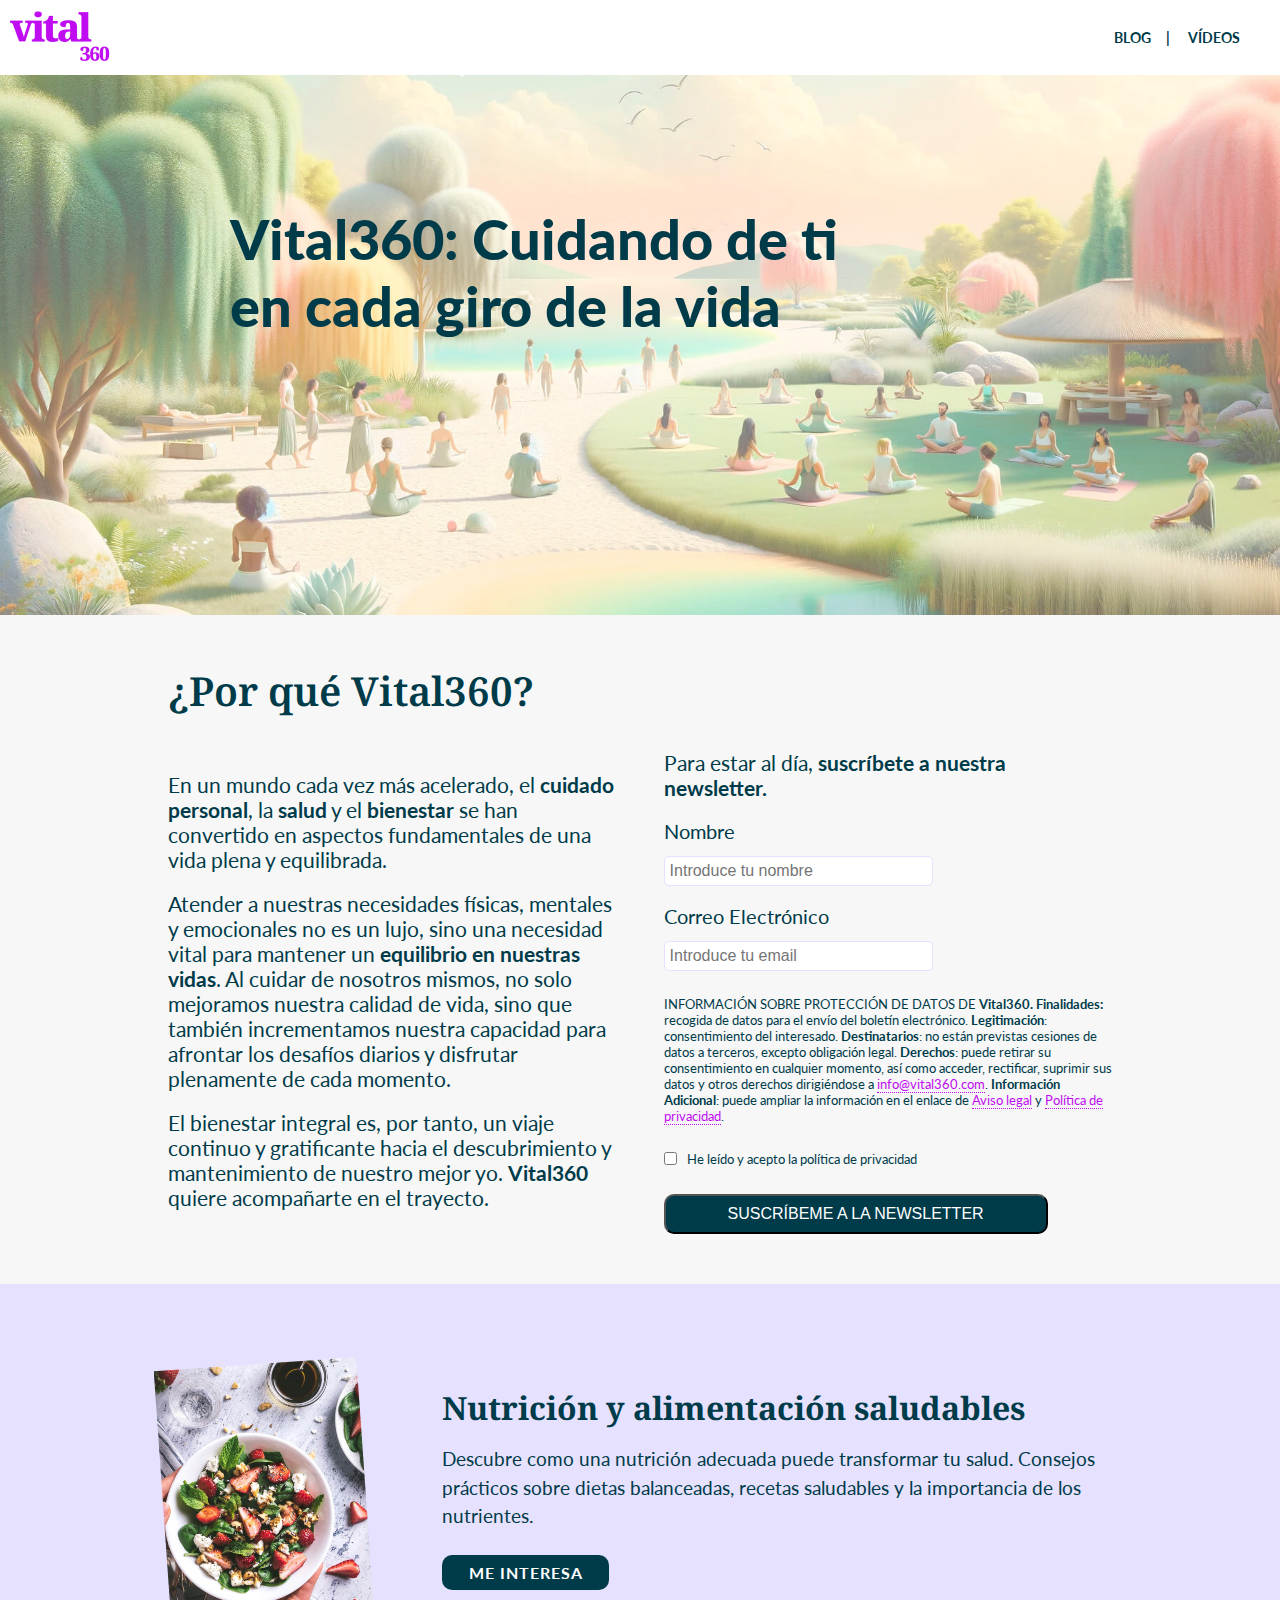
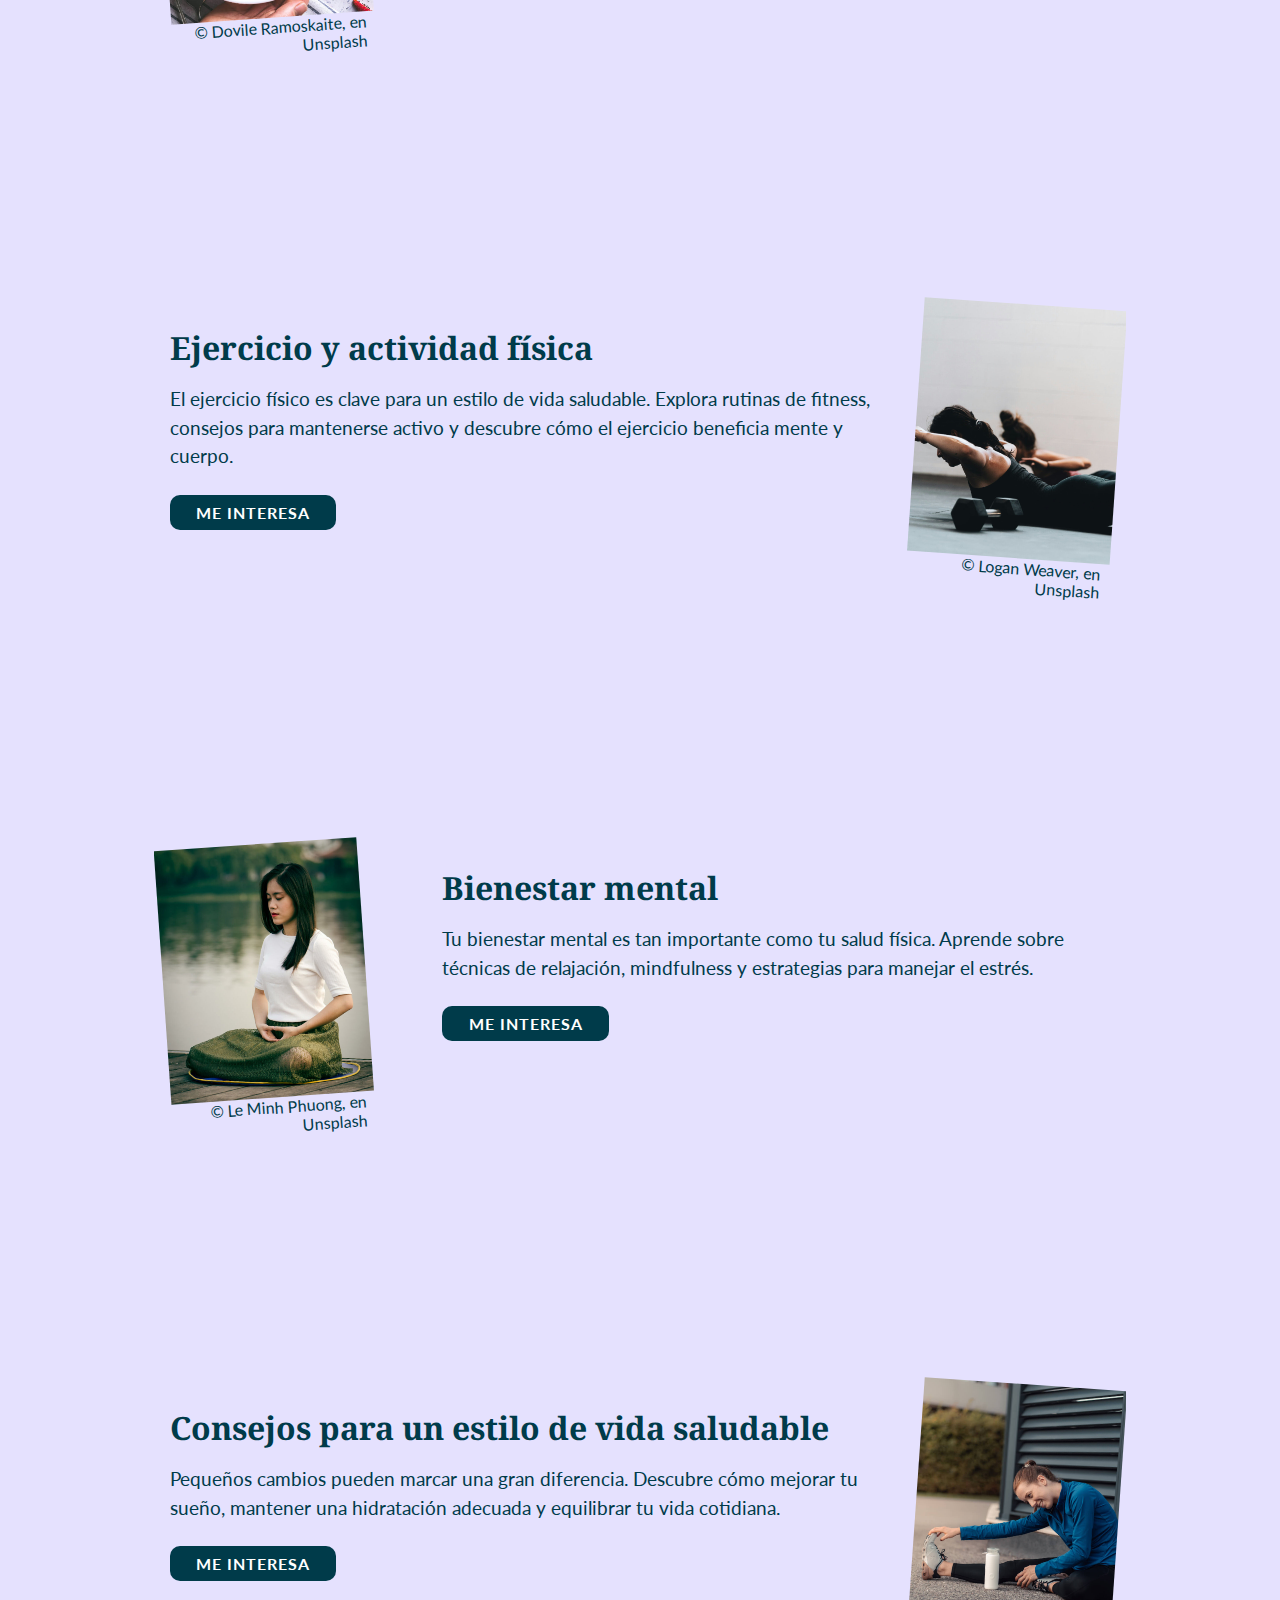
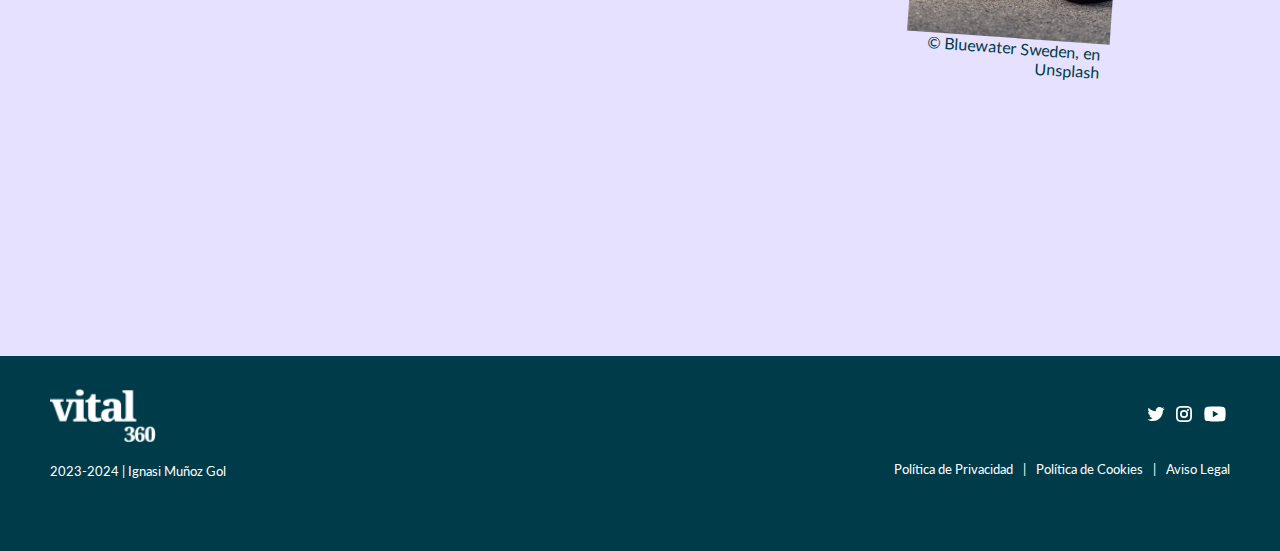
<file: index.html>
<!DOCTYPE html>
<html lang="es">
<head>
    <meta charset="UTF-8">
    <meta name="viewport" content="width=device-width, initial-scale=1.0">
    <title>Vital360</title>
    <link rel="preconnect" href="https://fonts.googleapis.com">
    <link rel="preconnect" href="https://fonts.gstatic.com" crossorigin>
    <link href="https://fonts.googleapis.com/css2?family=Lato:wght@400;700;900&family=Noto+Serif:wght@600&display=swap" rel="stylesheet">
    <link rel="stylesheet" href="./css/estilos.css">
</head>
<body>

    <header>
        <a href="index.html"><img src="img/logoVital360.svg" alt="logo"></a>
        <nav>
            <ul>
                <li class="enlace-nav"><a href="blog.html">Blog</a></li>
                <li class="enlace-nav"><a href="videos.html">Vídeos</a></li>
            </ul>
        </nav>
    </header>

    <main>
        <div class="hero">
            <h1>Vital360: Cuidando de ti en cada giro de la vida</h1>
        </div>

        <h2 class="vital360-h2">¿Por qué Vital360?</h2>
        <div class="post-hero">
            <div class="text">
                <p>En un mundo cada vez más acelerado, el <strong>cuidado personal</strong>, la <strong>salud</strong> y el <strong>bienestar</strong> se han convertido en aspectos fundamentales de una vida plena y equilibrada.</p>
                <p>Atender a nuestras necesidades físicas, mentales y emocionales no es un lujo, sino una necesidad vital para mantener un <strong>equilibrio en nuestras vidas</strong>. Al cuidar de nosotros mismos, no solo mejoramos nuestra calidad de vida, sino que también incrementamos nuestra capacidad para afrontar los desafíos diarios y disfrutar plenamente de cada momento.</p>
                <p>El bienestar integral es, por tanto, un viaje continuo y gratificante hacia el descubrimiento y mantenimiento de nuestro mejor yo. <strong>Vital360</strong> quiere acompañarte en el trayecto.</p>
            </div>
            
            <div class="form-container">
                <p>Para estar al día, <strong>suscríbete a nuestra newsletter.</strong></p>
                <form action="#">
                    <fieldset class="personal-info">
                        <div class="name-container">
                            <label class="label-name" for="name">Nombre</label>
                            <input type="text" id="name" name="user-name" placeholder="Introduce tu nombre" pattern="[A-Za-zÁÉÍÓÚáéíóú'-]{3,64}" required>
                        </div>
                        <div class="email-container">
                            <label class="label-email" for="mail">Correo Electrónico</label>
                            <input type="email" id="mail" name="user-mail" placeholder="Introduce tu email" required>
                        </div>
                        <div class="check-and-button">
                            <div>
                                <p class="small-text">INFORMACIÓN SOBRE PROTECCIÓN DE DATOS DE <strong>Vital360. Finalidades:</strong> recogida de datos para el envío del boletín electrónico. <strong>Legitimación</strong>: consentimiento del interesado. <strong>Destinatarios</strong>: no están previstas cesiones de datos a terceros, excepto obligación legal. <strong>Derechos</strong>: puede retirar su consentimiento en cualquier momento, así como acceder, rectificar, suprimir sus datos y otros derechos dirigiéndose a <a href="">info@vital360.com</a>. <strong>Información Adicional</strong>: puede ampliar la información en el enlace de <a href="#">Aviso legal</a> y <a href="#">Política de privacidad</a>.</p>
                                <div class="checkbox-flex">
                                    <input type="checkbox" id="terminos" name="terminos" required>
                                    <p class="small-text">He leído y acepto la política de privacidad</p>
                                </div>
                            </div>
                            <button type="submit" class="submit-button">SUSCRÍBEME A LA NEWSLETTER</button>
                        </div>
                    </fieldset>
                </form>  
            </div>
        </div>

        <div class="home-bloc">
            <div class="blocs">
                <div class="image-container-l">
                    <figure>
                        <img src="img/home-bloc1.jpg" alt="">
                        <figcaption>© Dovile Ramoskaite, en Unsplash</figcaption>
                    </figure>
                </div>
                <div class="text-container-r">
                    <h3>Nutrición y alimentación saludables</h3>
                    <p>Descubre como una nutrición adecuada puede transformar tu salud. Consejos prácticos sobre dietas balanceadas, recetas saludables y la importancia de los nutrientes.</p>
                    <a href="#" class="interesa-a-button">me interesa</a>
                </div>
            </div>

            <div class="blocs">
                <div class="image-container-r">
                    <figure>
                        <img src="img/home-bloc2.jpg" alt="">
                        <figcaption>© Logan Weaver, en Unsplash</figcaption>
                    </figure>
                </div>
                <div class="text-container-l">
                    <h3>Ejercicio y actividad física</h3>
                    <p>El ejercicio físico es clave para un estilo de vida saludable. Explora rutinas de fitness, consejos para mantenerse activo y descubre cómo el ejercicio beneficia mente y cuerpo.</p>
                    <a href="#" class="interesa-a-button">me interesa</a>
                </div>
            </div>

            <div class="blocs">
                <div class="image-container-l">
                    <figure>
                        <img src="img/home-bloc3.jpg" alt="">
                        <figcaption>© Le Minh Phuong, en Unsplash</figcaption>
                    </figure>
                </div>
                <div class="text-container-r">
                    <h3>Bienestar mental</h3>
                    <p>Tu bienestar mental es tan importante como tu salud física. Aprende sobre técnicas de relajación, mindfulness y estrategias para manejar el estrés.</p>
                    <a href="#" class="interesa-a-button">me interesa</a>
                </div>
            </div>

            <div class="blocs">
                <div class="image-container-r">
                    <figure>
                        <img src="img/home-bloc4.jpg" alt="">
                        <figcaption>© Bluewater Sweden, en Unsplash</figcaption>
                    </figure>
                </div>
                <div class="text-container-l">
                    <h3>Consejos para un estilo de vida saludable</h3>
                    <p>Pequeños cambios pueden marcar una gran diferencia. Descubre cómo mejorar tu sueño, mantener una hidratación adecuada y equilibrar tu vida cotidiana.</p>
                    <a href="#" class="interesa-a-button">me interesa</a>
                </div>
                
            </div>
        </div>
    </main>

    <footer>
        <div class="footer-i">
            <a href="index.html"><img src="img/logoVital360-n.svg" alt=""></a>
            <p>2023-2024 | Ignasi Muñoz Gol</p>
        </div>

        <div class="footer-d">
            <div class="xxss">
                <img src="img/twitter.svg" alt="twitter">
                <img src="img/instagram.svg" alt="instagram">
                <img src="img/youtube.svg" alt="youtube">
            </div>
            <div class="legalidad-footer">
                <ul>
                    <li><a href="#">Política de Privacidad</a></li>
                    <li><a href="#">Política de Cookies</a></li>
                    <li><a href="#">Aviso Legal</a></li>
                </ul>
            </div>
        </div>
    </footer>

</body>
</html>
</file>
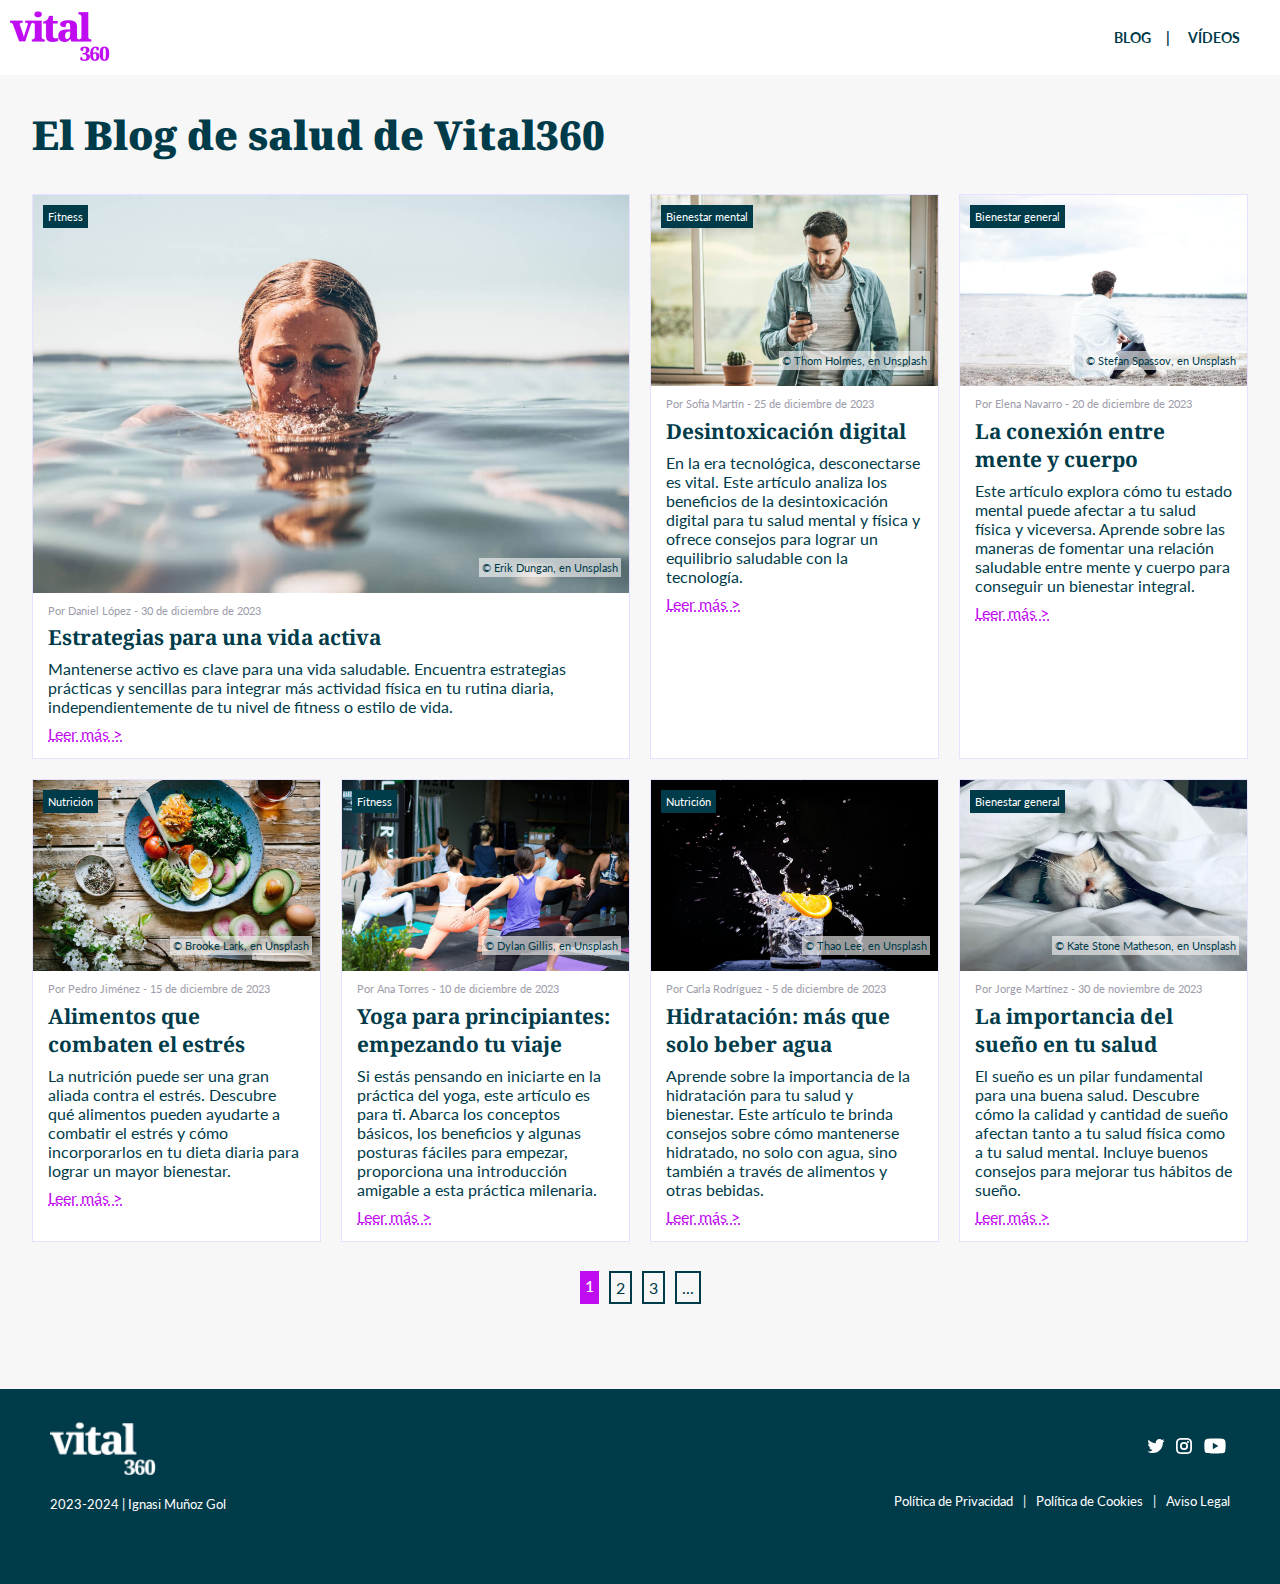
<file: blog.html>
<!DOCTYPE html>
<html lang="es">
<head>
    <meta charset="UTF-8">
    <meta name="viewport" content="width=device-width, initial-scale=1.0">
    <title>Blog</title>
    <link rel="preconnect" href="https://fonts.googleapis.com">
    <link rel="preconnect" href="https://fonts.gstatic.com" crossorigin>
    <link href="https://fonts.googleapis.com/css2?family=Lato:wght@400;700;900&family=Noto+Serif:wght@600&display=swap" rel="stylesheet">
    <link rel="stylesheet" href="./css/estilos.css">
</head>
<body>
    
    <header>
        <a href="index.html"><img src="img/logoVital360.svg" alt="logo"></a>
        <nav>
            <ul>
                <li class="enlace-nav"><a href="blog.html">Blog</a></li>
                <li class="enlace-nav"><a href="videos.html">Vídeos</a></li>
            </ul>
        </nav>
    </header>

    <main class="main-blog">
        <h1 class="h1-blog">El Blog de salud de Vital360</h1>
        <div class="container-grid">
            <div class="articulo-blog" id="big">
                <div class="container-img-blog">
                    <figure>
                        <img src="img/estrategias-vida-activa.jpg" alt="Vida Activa">
                        <figcaption>Por Daniel López - 30 de diciembre de 2023</figcaption>
                    </figure>
                    <a href="#" class="float-esquina-izquierda">Fitness</a>
                    <p class="float-esquina-derecha">© Erik Dungan, en Unsplash</p>
                </div>
                <div class="texto-blog">
                    <h4><a href="entrada.html">Estrategias para una vida activa</a></h4>
                    <p>Mantenerse activo es clave para una vida saludable. Encuentra estrategias prácticas y sencillas para integrar más actividad física en tu rutina diaria, independientemente de tu nivel de fitness o estilo de vida.</p>
                    <a href="entrada.html">Leer más ></a>
                </div>
            </div>
    
            <div class="articulo-blog">
                <div class="container-img-blog">
                    <figure>
                        <img src="img/desintoxicacion-digital.jpg" alt="desintoxicacion digital">
                        <figcaption>Por Sofía Martín - 25 de diciembre de 2023</figcaption>
                    </figure>
                    <a href="#" class="float-esquina-izquierda">Bienestar mental</a>
                    <p class="float-esquina-derecha">© Thom Holmes, en Unsplash</p>
                </div>
                <div class="texto-blog">
                    <h4><a href="#">Desintoxicación digital</a></h4>
                    <p>En la era tecnológica, desconectarse es vital. Este artículo analiza los beneficios de la desintoxicación digital para tu salud mental y física y ofrece consejos para lograr un equilibrio saludable con la tecnología.</p>
                    <a href="#">Leer más ></a>
                </div>
            </div>
    
            <div class="articulo-blog">
                <div class="container-img-blog">
                    <figure>
                        <img src="img/conexion-mente-cuerpo.jpg" alt="mente cuerpo">
                        <figcaption>Por Elena Navarro - 20 de diciembre de 2023</figcaption>
                    </figure>
                    <a href="#" class="float-esquina-izquierda">Bienestar general</a>
                    <p class="float-esquina-derecha">© Stefan Spassov, en Unsplash</p>
                </div>
                <div class="texto-blog">
                    <h4><a href="#">La conexión entre mente y cuerpo</a></h4>
                    <p>Este artículo explora cómo tu estado mental puede afectar a tu salud física y viceversa. Aprende sobre las maneras de fomentar una relación saludable entre mente y cuerpo para conseguir un bienestar integral.</p>
                    <a href="#">Leer más ></a>
                </div>
            </div>
    
            <div class="articulo-blog">
                <div class="container-img-blog">
                    <figure>
                        <img src="img/alimentos-combaten-estres.jpg" alt="alimentos y estrés">
                        <figcaption>Por Pedro Jiménez - 15 de diciembre de 2023</figcaption>
                    </figure>
                    <a href="#" class="float-esquina-izquierda">Nutrición</a>
                    <p class="float-esquina-derecha">© Brooke Lark, en Unsplash</p>
                </div>
                <div class="texto-blog">
                    <h4><a href="#">Alimentos que combaten el estrés</a></h4>
                    <p>La nutrición puede ser una gran aliada contra el estrés. Descubre qué alimentos pueden ayudarte a combatir el estrés y cómo incorporarlos en tu dieta diaria para lograr un mayor bienestar.</p>
                    <a href="#">Leer más ></a>
                </div>
            </div>
    
            <div class="articulo-blog">
                <div class="container-img-blog">
                    <figure>
                        <img src="img/yoga-principiantes.jpg" alt="yoga principiantes">
                        <figcaption>Por Ana Torres - 10 de diciembre de 2023</figcaption>
                    </figure>
                    <a href="#" class="float-esquina-izquierda">Fitness</a>
                    <p class="float-esquina-derecha">© Dylan Gillis, en Unsplash</p>
                </div>
                <div class="texto-blog">
                    <h4><a href="#">Yoga para principiantes: empezando tu viaje</a></h4>
                    <p>Si estás pensando en iniciarte en la práctica del yoga, este artículo es para ti. Abarca los conceptos básicos, los beneficios y algunas posturas fáciles para empezar, proporciona una introducción amigable a esta práctica milenaria.</p>
                    <a href="#">Leer más ></a>
                </div>
            </div>
    
            <div class="articulo-blog">
                <div class="container-img-blog">
                    <figure>
                        <img src="img/hidratacion.jpg" alt="hidratación">
                        <figcaption>Por Carla Rodríguez - 5 de diciembre de 2023</figcaption>
                    </figure>
                    <a href="#" class="float-esquina-izquierda">Nutrición</a>
                    <p class="float-esquina-derecha">© Thao Lee, en Unsplash</p>
                </div>
                <div class="texto-blog">
                    <h4><a href="#">Hidratación: más que solo beber agua</a></h4>
                    <p>Aprende sobre la importancia de la hidratación para tu salud y bienestar. Este artículo te brinda consejos sobre cómo mantenerse hidratado, no solo con agua, sino también a través de alimentos y otras bebidas.</p>
                    <a href="#">Leer más ></a>
                </div>
            </div>
    
            <div class="articulo-blog">
                <div class="container-img-blog">
                    <figure>
                        <img src="img/importancia-sueno-salud.jpg" alt="sueño y salud">
                        <figcaption>Por Jorge Martínez - 30 de noviembre de 2023</figcaption>
                    </figure>
                    <a href="#" class="float-esquina-izquierda">Bienestar general</a>
                    <p class="float-esquina-derecha">© Kate Stone Matheson, en Unsplash</p>
                </div>
                <div class="texto-blog">
                    <h4><a href="#">La importancia del sueño en tu salud</a></h4>
                    <p>El sueño es un pilar fundamental para una buena salud. Descubre cómo la calidad y cantidad de sueño afectan tanto a tu salud física como a tu salud mental. Incluye buenos consejos para mejorar tus hábitos de sueño.</p>
                    <a href="#">Leer más ></a>
                </div>
            </div>
        </div>

        <ul class="pagination">
            <li class="pagination-item active"><a href="#">1</a></li>
            <li class="pagination-item"><a href="#">2</a></li>
            <li class="pagination-item"><a href="#">3</a></li>
            <li class="pagination-item"><a href="#">...</a></li>
        </ul>

    </main>

    <footer>
        <div class="footer-i">
            <a href="index.html"><img src="img/logoVital360-n.svg" alt=""></a>
            <p>2023-2024 | Ignasi Muñoz Gol</p>
        </div>

        <div class="footer-d">
            <div class="xxss">
                <img src="img/twitter.svg" alt="twitter">
                <img src="img/instagram.svg" alt="instagram">
                <img src="img/youtube.svg" alt="youtube">
            </div>
            <div class="legalidad-footer">
                <ul>
                    <li><a href="#">Política de Privacidad</a></li>
                    <li><a href="#">Política de Cookies</a></li>
                    <li><a href="#">Aviso Legal</a></li>
                </ul>
            </div>
        </div>
    </footer>

</body>
</file>
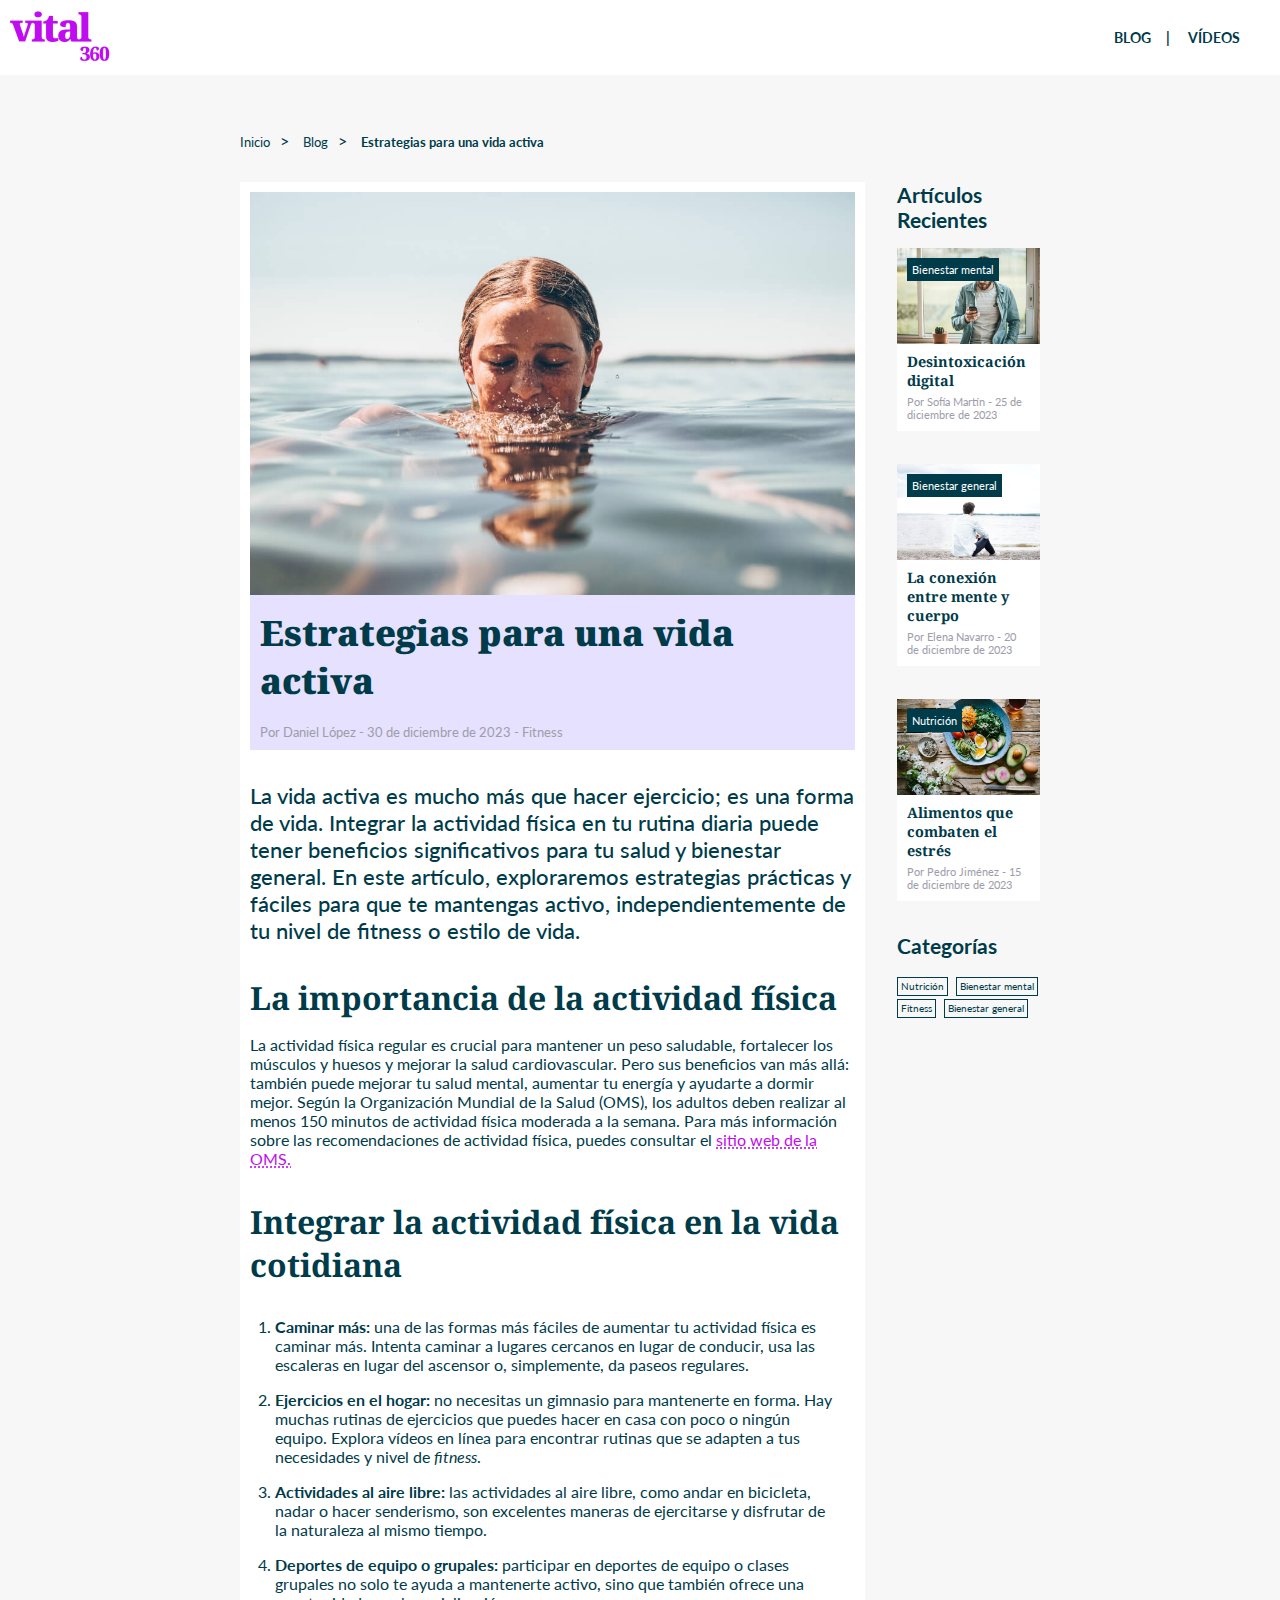
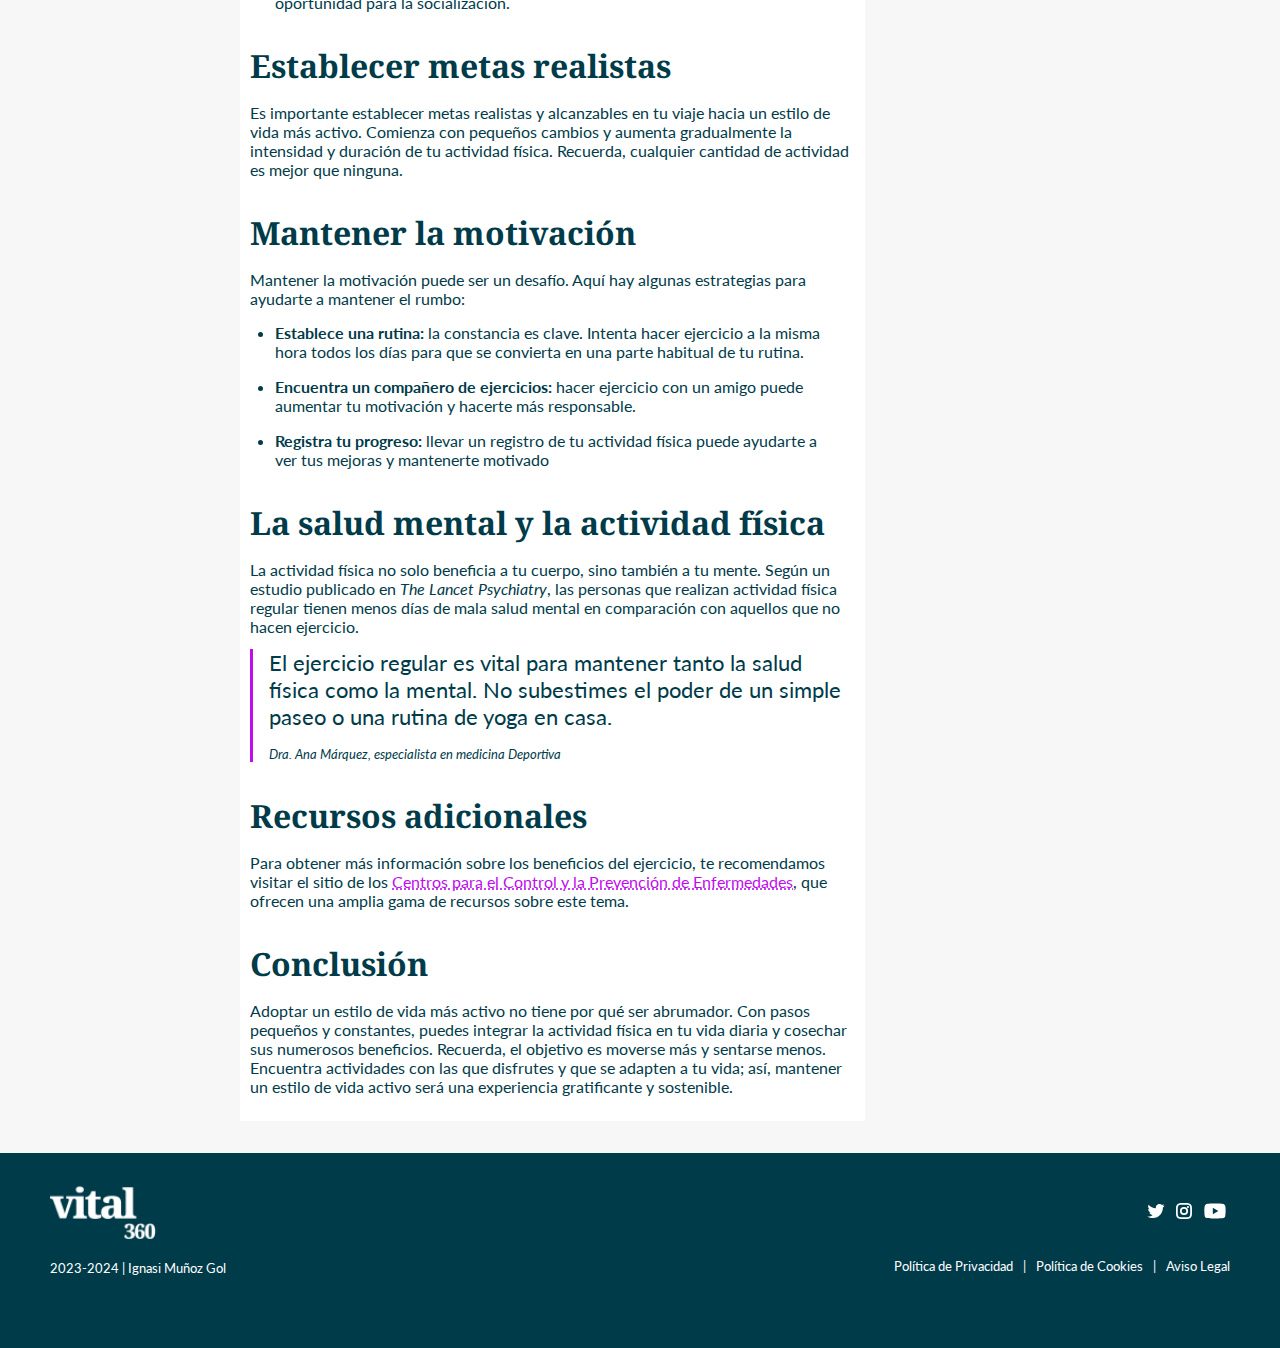
<file: entrada.html>
<!DOCTYPE html>
<html lang="es">
<head>
    <meta charset="UTF-8">
    <meta name="viewport" content="width=device-width, initial-scale=1.0">
    <title>Entrada</title>
    <link rel="preconnect" href="https://fonts.googleapis.com">
    <link rel="preconnect" href="https://fonts.gstatic.com" crossorigin>
    <link href="https://fonts.googleapis.com/css2?family=Lato:wght@400;700;900&family=Noto+Serif:wght@600&display=swap" rel="stylesheet">
    <link rel="stylesheet" href="./css/estilos.css">
</head>
<body>
        
    <header>
        <a href="index.html"><img src="img/logoVital360.svg" alt="logo"></a>
        <nav>
            <ul>
                <li class="enlace-nav"><a href="blog.html">Blog</a></li>
                <li class="enlace-nav"><a href="videos.html">Vídeos</a></li>
            </ul>
        </nav>
    </header>

    <main class="main-entrada">
        <div class="migas-pan">
            <nav>
                <ul>
                    <li><a href="index.html">Inicio</a></li>
                    <li><a href="blog.html">Blog</a></li>
                    <li><a href="entrada.html" class="active">Estrategias para una vida activa</a></li>
                </ul>
            </nav>
        </div>
        
        <div class="para-escritorio">
            <div class="entrada-big-section">

                <figure class="entrada-card">
                    <img src="img/estrategias-vida-activa.jpg" alt="vida activa">
                    <h1>Estrategias para una vida activa</h1>
                    <figcaption>Por Daniel López - 30 de diciembre de 2023 - Fitness</figcaption>
                </figure>
            
                <p class="parrafo-grande">La vida activa es mucho más que hacer ejercicio; es una forma de vida. Integrar la actividad física en tu rutina diaria puede tener beneficios significativos para tu salud y bienestar general. En este artículo, exploraremos estrategias prácticas y fáciles para que te mantengas activo, independientemente de tu nivel de fitness o estilo de vida.</p>
                
                <h3>La importancia de la actividad física</h3>
                <p>La actividad física regular es crucial para mantener un peso saludable, fortalecer los músculos y huesos y mejorar la salud cardiovascular. Pero sus beneficios van más allá: también puede mejorar tu salud mental, aumentar tu energía y ayudarte a dormir mejor. Según la Organización Mundial de la Salud (OMS), los adultos deben realizar al menos 150 minutos de actividad física moderada a la semana. Para más información sobre las recomendaciones de actividad física, puedes consultar el <a href="https://www.cdc.gov/physicalactivity/basics/pa-health/index.htm">sitio web de la OMS.</a></p>
                
                <h3>Integrar la actividad física en la vida cotidiana</h3>
                <ol>
                    <li><strong>Caminar más:</strong> una de las formas más fáciles de aumentar tu actividad física es caminar más. Intenta caminar a lugares cercanos en lugar de conducir, usa las escaleras en lugar del ascensor o, simplemente, da paseos regulares.</li>
                    <li><strong>Ejercicios en el hogar:</strong> no necesitas un gimnasio para mantenerte en forma. Hay muchas rutinas de ejercicios que puedes hacer en casa con poco o ningún equipo. Explora vídeos en línea para encontrar rutinas que se adapten a tus necesidades y nivel de <em>fitness</em>.</li>
                    <li><strong>Actividades al aire libre:</strong> las actividades al aire libre, como andar en bicicleta, nadar o hacer senderismo, son excelentes maneras de ejercitarse y disfrutar de la naturaleza al mismo tiempo.</li>
                    <li><strong>Deportes de equipo o grupales:</strong> participar en deportes de equipo o clases grupales no solo te ayuda a mantenerte activo, sino que también ofrece una oportunidad para la socialización.</li>
                </ol>
    
                <h3>Establecer metas realistas</h3>
                <p>Es importante establecer metas realistas y alcanzables en tu viaje hacia un estilo de vida más activo. Comienza con pequeños cambios y aumenta gradualmente la intensidad y duración de tu actividad física. Recuerda, cualquier cantidad de actividad es mejor que ninguna.</p>
    
                <h3>Mantener la motivación</h3>
                <p>Mantener la motivación puede ser un desafío. Aquí hay algunas estrategias para ayudarte a mantener el rumbo:</p>
                <ul>
                    <li><strong>Establece una rutina:</strong> la constancia es clave. Intenta hacer ejercicio a la misma hora todos los días para que se convierta en una parte habitual de tu rutina.</li>
                    <li><strong>Encuentra un compañero de ejercicios:</strong> hacer ejercicio con un amigo puede aumentar tu motivación y hacerte más responsable.</li>
                    <li><strong>Registra tu progreso:</strong> llevar un registro de tu actividad física puede ayudarte a ver tus mejoras y mantenerte motivado</li>
                </ul>
    
                <h3>La salud mental y la actividad física</h3>
                <p>La actividad física no solo beneficia a tu cuerpo, sino también a tu mente. Según un estudio publicado en <em>The Lancet Psychiatry</em>, las personas que realizan actividad física regular tienen menos días de mala salud mental en comparación con aquellos que no hacen ejercicio.</p>
                <blockquote>
                    <p>El ejercicio regular es vital para mantener tanto la salud física como la mental. No subestimes el poder de un simple paseo o una rutina de yoga en casa.</p> 
                    <cite>Dra. Ana Márquez, especialista en medicina Deportiva</cite>
                </blockquote>
    
                <h3>Recursos adicionales</h3>
                <p>Para obtener más información sobre los beneficios del ejercicio, te recomendamos visitar el sitio de los <a href="https://www.cdc.gov/physicalactivity/basics/pa-health/index.htm">Centros para el Control y la Prevención de Enfermedades</a>, que ofrecen una amplia gama de recursos sobre este tema.</p>
            
                <h3>Conclusión</h3>
                <p>Adoptar un estilo de vida más activo no tiene por qué ser abrumador. Con pasos pequeños y constantes, puedes integrar la actividad física en tu vida diaria y cosechar sus numerosos beneficios. Recuerda, el objetivo es moverse más y sentarse menos. Encuentra actividades con las que disfrutes y que se adapten a tu vida; así, mantener un estilo de vida activo será una experiencia gratificante y sostenible.</p>
            </div>
            
            <div class="para-escritorio-2">
                <div class="barra-lateral">
                    <h4>Artículos Recientes</h4>
                    <div class="grupo-mini-art">
                        <div class="mini-art-1">
                            <figure>
                                <img src="img/desintoxicacion-digital.jpg" alt="Desintoxicación Digital">
                                <h5>Desintoxicación digital</h5>
                                <figcaption>Por Sofía Martín - 25 de diciembre de 2023</figcaption>
                            </figure>
                            <a href="#" class="float-esquina-izquierda">Bienestar mental</a>
                        </div>
                        <div class="mini-art-2">
                            <figure>
                                <img src="img/conexion-mente-cuerpo.jpg" alt="mente cuerpo">
                                <h5>La conexión entre mente y cuerpo</h5>
                                <figcaption>Por Elena Navarro - 20 de diciembre de 2023</figcaption>
                            </figure>
                            <a href="#" class="float-esquina-izquierda">Bienestar general</a>
                        </div>
                        <div class="mini-art-3">
                            <figure>
                                <img src="img/alimentos-combaten-estres.jpg" alt="alimentos y estrés">
                                <h5>Alimentos que combaten el estrés</h5>
                                <figcaption>Por Pedro Jiménez - 15 de diciembre de 2023</figcaption>
                            </figure>
                            <a href="#" class="float-esquina-izquierda">Nutrición</a>
                        </div>
                    </div>
                </div>
        
                <div class="categorias">
                    <h4>Categorías</h4>
                    <ul>
                        <li><a href="#">Nutrición</a></li>
                        <li><a href="#">Bienestar mental</a></li>
                        <li><a href="#">Fitness</a></li>
                        <li><a href="#">Bienestar general</a></li>
                    </ul>
                </div>
            </div>
            
        </div>
        
    </main>

    <footer>
        <div class="footer-i">
            <a href="index.html"><img src="img/logoVital360-n.svg" alt=""></a>
            <p>2023-2024 | Ignasi Muñoz Gol</p>
        </div>

        <div class="footer-d">
            <div class="xxss">
                <img src="img/twitter.svg" alt="twitter">
                <img src="img/instagram.svg" alt="instagram">
                <img src="img/youtube.svg" alt="youtube">
            </div>
            <div class="legalidad-footer">
                <ul>
                    <li><a href="#">Política de Privacidad</a></li>
                    <li><a href="#">Política de Cookies</a></li>
                    <li><a href="#">Aviso Legal</a></li>
                </ul>
            </div>
        </div>
    </footer>

</body>
</html>
</file>
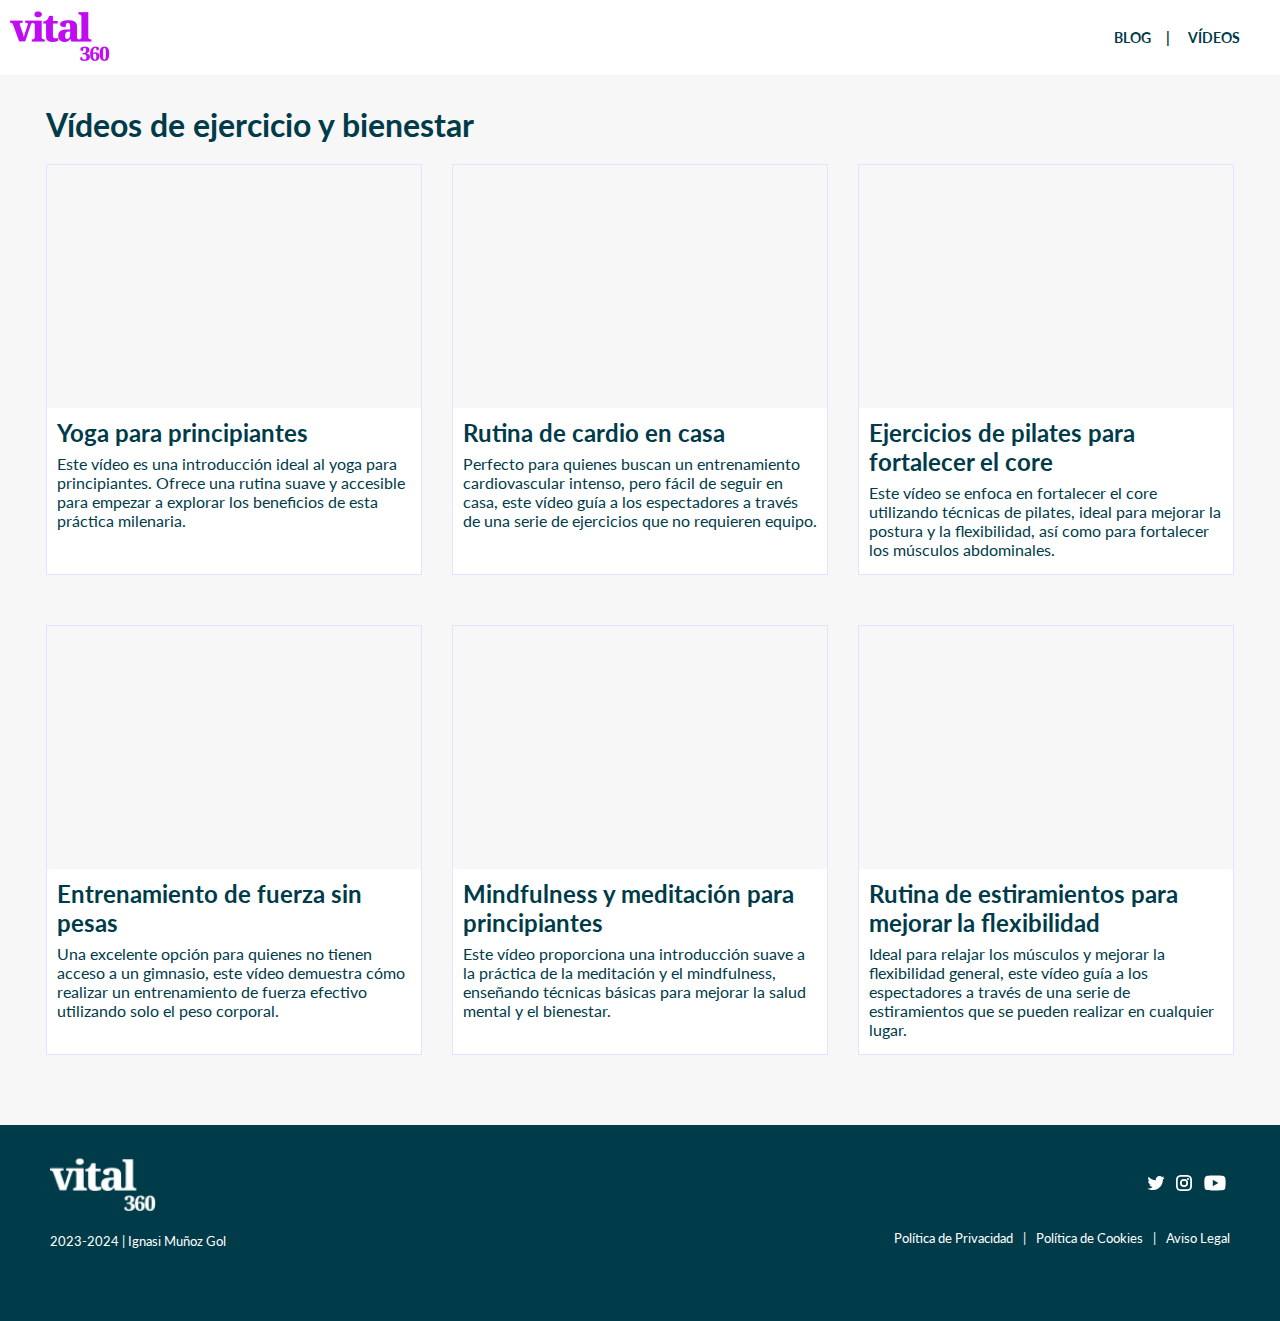
<file: videos.html>
<!DOCTYPE html>
<html lang="es">
<head>
    <meta charset="UTF-8">
    <meta name="viewport" content="width=device-width, initial-scale=1.0">
    <title>Videos</title>
    <link rel="preconnect" href="https://fonts.googleapis.com">
    <link rel="preconnect" href="https://fonts.gstatic.com" crossorigin>
    <link href="https://fonts.googleapis.com/css2?family=Lato:wght@400;700;900&family=Noto+Serif:wght@600&display=swap" rel="stylesheet">
    <link rel="stylesheet" href="./css/estilos.css">
</head>
<body>
        
    <header>
        <a href="index.html"><img src="img/logoVital360.svg" alt="logo"></a>
        <nav>
            <ul>
                <li class="enlace-nav"><a href="blog.html">Blog</a></li>
                <li class="enlace-nav"><a href="videos.html">Vídeos</a></li>
            </ul>
        </nav>
    </header>

    <main class="main-videos">
        <h1 class="h1-videos">Vídeos de ejercicio y bienestar</h1>
        <div class="videos">
            <div class="video-card">
                <iframe src="https://www.youtube.com/embed/VaoV1PrYft4"></iframe>
                <div class="video-text">
                    <h5>Yoga para principiantes</h5>
                    <p>Este vídeo es una introducción ideal al yoga para principiantes. Ofrece una rutina suave y accesible para empezar a explorar los beneficios de esta práctica milenaria.</p>
                </div>
            </div>
            <div class="video-card">
                <iframe src="https://www.youtube.com/embed/ksi-c8YgClY"></iframe>
                <div class="video-text">
                    <h5>Rutina de cardio en casa</h5>
                    <p>Perfecto para quienes buscan un entrenamiento cardiovascular intenso, pero fácil de seguir en casa, este vídeo guía a los espectadores a través de una serie de ejercicios que no requieren equipo.</p>
                </div>
            </div>
            <div class="video-card">
                <iframe src="https://www.youtube.com/embed/qXr7xHZUxvY"></iframe>
                <div class="video-text">
                    <h5>Ejercicios de pilates para fortalecer el core</h5>
                    <p>Este vídeo se enfoca en fortalecer el core utilizando técnicas de pilates, ideal para mejorar la postura y la flexibilidad, así como para fortalecer los músculos abdominales.</p>
                </div>
            </div>
            <div class="video-card">
                <iframe src="https://www.youtube.com/embed/mT8MVyEopgs"></iframe>
                <div class="video-text">
                    <h5>Entrenamiento de fuerza sin pesas</h5>
                    <p>Una excelente opción para quienes no tienen acceso a un gimnasio, este vídeo demuestra cómo realizar un entrenamiento de fuerza efectivo utilizando solo el peso corporal.</p>
                </div>
            </div>
            <div class="video-card">
                <iframe src="https://www.youtube.com/embed/ZToicYcHIOU"></iframe>
                <div class="video-text">
                    <h5>Mindfulness y meditación para principiantes</h5>
                    <p>Este vídeo proporciona una introducción suave a la práctica de la meditación y el mindfulness, enseñando técnicas básicas para mejorar la salud mental y el bienestar.</p>
                </div>
            </div>
            <div class="video-card">
                <iframe src="https://www.youtube.com/embed/2L2lnxIcNmo"></iframe>
                <div class="video-text">
                    <h5>Rutina de estiramientos para mejorar la flexibilidad</h5>
                    <p>Ideal para relajar los músculos y mejorar la flexibilidad general, este vídeo guía a los espectadores a través de una serie de estiramientos que se pueden realizar en cualquier lugar.</p>
                </div>
            </div>
        </div>
    </main>

    <footer>
        <div class="footer-i">
            <a href="index.html"><img src="img/logoVital360-n.svg" alt=""></a>
            <p>2023-2024 | Ignasi Muñoz Gol</p>
        </div>

        <div class="footer-d">
            <div class="xxss">
                <img src="img/twitter.svg" alt="twitter">
                <img src="img/instagram.svg" alt="instagram">
                <img src="img/youtube.svg" alt="youtube">
            </div>
            <div class="legalidad-footer">
                <ul>
                    <li><a href="#">Política de Privacidad</a></li>
                    <li><a href="#">Política de Cookies</a></li>
                    <li><a href="#">Aviso Legal</a></li>
                </ul>
            </div>
        </div>
    </footer>

</body>
</html>
</file>
<file: css/estilos.css>
:root {
    --color-fondo-body: rgb(247, 247, 247);
    --color-fondo-body-transp: rgba(247, 247, 247, 0.623);
    --color-texto-menu-otros: rgb(0, 59, 74);
    --color-menu-nav-hover: rgb(191, 12, 240);
    --textos-fondo-oscuro: rgb(255, 255, 255);
    --contraste-claro: rgb(229, 225, 254);
    --gris-textos: rgb(158, 157, 171);
}

* {
    margin: 0;
    padding: 0;
    box-sizing: border-box;
}

body {
    background-color: var(--color-fondo-body);
    color: var(--color-texto-menu-otros);
    font-family: 'Lato', sans-serif;
}

a {
    text-decoration: dotted underline;
    color: var(--color-menu-nav-hover);
}
a:hover{
    color: var(--color-texto-menu-otros);
}

/* HEADER */

header {
    display: flex;
    justify-content: space-between;
    align-items: center;
    padding: 10px;
    background-color: var(--textos-fondo-oscuro);
    font-family: 'Lato', sans-serif;
    font-weight: 700;
    font-size: 0.9rem;
    position: sticky;
    top: 0;
    z-index: 1000;
}
header nav ul {
    list-style: none;
    padding: 0;
    margin: 0;
}
header nav li {
    display: inline-block;
}
header nav ul li a {
    text-transform: uppercase;
}
header nav ul li a:hover {
    color: var(--color-menu-nav-hover);
}
header a {
    text-decoration: none;
    color: var(--color-texto-menu-otros);
}
header img {
    max-width: 100px; 
    height: auto;
}
header li::after {
    content: "|";
    margin-left: 15px; 
    margin-right: 15px; 
    color: var(--color-texto-menu-otros); 
}
header li:last-child::after {
    content: ""; 
}

h1 {
    font-size: 3.5rem;
    font-weight: 900;
}
h2 {
    font-family: 'Noto Serif', serif;
    font-size: 2.75rem;
    font-weight: 600;
    margin-bottom: 2rem;
}
h3 {
    font-size: 2rem;
    font-family: 'Noto Serif', serif;
}
h4 {
    font-size: 1.3rem;
}
/* INDEX.HTML */

.hero {
    background-image: url('../img/hero-image-home.jpg');
    background-size: cover;
    background-position: center; 
    height: 100vh; 
    margin-bottom: 3rem;
}
.hero h1 {
    padding: 200px 35px 35px 35px;
}

.post-hero {
   font-size: 1rem;
   margin-bottom: 3rem;
   margin-left: auto;
   margin-right: auto;
   align-items: center;
}

.post-hero,
.vital360-h2 {
    margin-right: 1rem;
    margin-left: 1rem;
}

.post-hero p {
    margin-bottom: 1.2rem;
}

.personal-info {
    border: none;
    
}
.personal-info label{
    margin-bottom: 0.8rem;
    font-size: 20px;
}

.label-email,
.label-name {
    display: block;
}

.form-container .small-text {
    font-size: 0.8rem;
}

.small-text a {
    text-decoration: none;
    border-bottom: 1px dotted;
    color: var(--color-menu-nav-hover);
}

.name-container input,
.email-container input {
    border: 1px solid var(--contraste-claro);
    padding: 5px;
    border-radius: 5px;
    font-size: 1rem;
    width: 90%;
}
.name-container,
.email-container,
.check-and-button {
    margin-bottom: 2vh;
}
.check-and-button label {
    display: block;
    font-size: 0.9rem;
}

.checkbox-flex {
    display: flex;
    align-items: center;
    margin-top: 3vh;
    margin-bottom: 3vh;
}
.checkbox-flex input {
    margin-right: 10px; 
}
.checkbox-flex p {
    margin: 0; 
}
.check-and-button{
  justify-content: left;
  text-align: left;
  margin-top: 25px;
}

.submit-button {
    background-color: var(--color-texto-menu-otros);
    color: var(--textos-fondo-oscuro);
    padding: 9px;
    border-radius: 10px;
    width: 17rem;
    font-size: 0.9rem;
}
.submit-button:hover {
    background-color: var(--color-menu-nav-hover);
    color: var(--textos-fondo-oscuro);
}

.home-bloc {
    background-color: var(--contraste-claro);
    text-align: left;
    padding-top: 2rem; 
    padding-bottom: 5rem;
}
.home-bloc img {
    width: 93%;
    display: block;
    margin: 0 auto;
    margin-top: 3rem;
}

.home-bloc a {
    text-decoration: none;
    color: var(--textos-fondo-oscuro);
}
.home-bloc .interesa-a-button {
    margin-top: 1.5rem;
    display: block; 
    text-align: center;
    letter-spacing: 1px;
}
.interesa-a-button {
    background-color: var(--color-texto-menu-otros);
    color: var(--textos-fondo-oscuro);
    border-radius: 10px;
    font-weight: 700;
    text-transform: uppercase;

    padding: 0.5rem;
    width: 10rem;
    font-size: 1rem;
}
.interesa-a-button:hover {
    background-color: var(--color-menu-nav-hover);
    color: var(--textos-fondo-oscuro);
}

.blocs {
    margin-left: 1rem;
    margin-right: 1rem;
}
.blocs p,
.blocs h3,
.blocs a {
    margin-left: 1rem;
    margin-right: 1rem;
}
.blocs figcaption{
    text-align: right;
    margin-right: 1rem;
    font-size: 1rem;
}
.blocs h3 {
    margin-bottom: 1rem;
}
.blocs p {
    font-size: 1.2rem;
    line-height: 1.5;
}

footer {
    background-color: var(--color-texto-menu-otros);
    color: var(--textos-fondo-oscuro);
    display: flex;
    flex-direction: column;
    justify-content: space-between;
    justify-content: center;
    align-items: center;
    text-align: center;
    padding-top: 1rem;
    padding-bottom: 1rem;
}
footer a{
    text-decoration: none;
    color: var(--textos-fondo-oscuro);
}
footer a:hover{
    text-decoration: none;
    color: var(--contraste-claro);
}
.footer-i img {
    width: 60%;
    margin-bottom: 0.6rem;
}
.footer-i p,
.footer-d .xxss {
    margin-top: 0.5rem;
    margin-bottom: 0.5rem;
}
.legalidad-footer ul li {
    list-style: none;
    margin-bottom: 5px;
    margin-top: 1.5rem;
}
.footer-d .xxss img:hover {
    opacity: 70%;
}

.footer-d,
.footer-i {
    margin-top: 1rem;
    margin-bottom: 3rem;
}

/* MEDIA QUERYS */

@media (min-width: 700px) {

    /* INDEX.HTML */

    .name-container input,
    .email-container input {
        width: 60%;
    }
    .submit-button {
        width: 40vw;
        font-size: 1rem;
    }

    .post-hero {
        margin-bottom: 2rem;
        margin-left: 2%;
     }

    .blocs {
        overflow: hidden;
        align-items: center;
        margin-left: 5px;
        margin-right: 5px;
        height: 60vh;
    }

    .image-container-l {
        width: 30%;
        float: left;
        transform: rotate(-4deg);
    }
    .image-container-r {
        width: 30%;
        float: right;
        transform: rotate(4deg);
    }
    .text-container-r,
    .text-container-l {
        overflow: hidden; 
        margin-top: 70px;
    }
    .text-container-r p,
    .text-container-r h3,
    .text-container-r a {
        margin-left: 70px;
    }
    .interesa-a-button {
        display: block;
        margin-top: 10px;
        text-align: right; 
        width: 20vw;
    }
    
}

@media (min-width: 1100px) {

    .hero {
        height: 60vh;
    }
    .hero h1{
        width: 70%;
        justify-content: center;
        padding: 130px;
        margin-left: 100px;
    }

    .vital360-h2 {
        margin-left: 10.5rem;
        margin-right: 10.5rem;
        font-size: 2.5rem;
    }
    .post-hero {
        display: flex;
        align-items: center;
        justify-content: space-between;
        margin-left: 10.5rem;
        margin-right: 10.5rem;
        gap: 5%;
    }
    .post-hero p {
        font-size: 1.3rem;
    }

    .post-hero label p {
        font-size: 0.9rem;
    }

    .text {
        flex: 1;
    }
    .form-container {
        flex: 1;
    }

    .submit-button {
        width: 30vw;
        font-size: 1rem;
    }

    .blocs {
        margin-left: 12%;
        margin-right: 12%;
        
    }
    .image-container-l {
        width: 22.5%;
    }
    .image-container-r {
        width: 22.5%;
    }
    .interesa-a-button{
        width: 13vw;
        font-size: 1rem;
    }

    /* FOOTER */

    footer{
        flex-direction: row;
        justify-content: space-between;
    }
    footer ul li,
    footer p{
        font-size: 0.8rem;
    }
    .footer-d{
        text-align: right;
        margin-right: 50px;
    }
    .footer-i{
        margin-left: 50px;
        text-align: left;
    }
    
    .legalidad-footer ul {
        display: flex;
    }
    .legalidad-footer ul li {
        margin-right: 10px; 
    }
    .legalidad-footer ul li:last-child {
        margin-right: 0;
    }
    .legalidad-footer li::after {
        content: "|";
        margin-left: 10px; 
        color: var(--color-fondo-body); 
    }
      .legalidad-footer li:last-child::after {
        content: ""; 
        margin-left: 0;
    }
}

@media (min-width: 1400px) {

    .interesa-a-button{
        width: 9rem;
        font-size: 1rem;
    }

    .submit-button {
        width: 20rem;
        font-size: 1rem;
    }

}


/* BLOG */
.main-blog {
    margin-left: 1rem;
    margin-right: 1rem;
}

.h1-blog{
    font-size: 2.5rem;
    font-family: 'Noto Serif', serif;
    margin-bottom: 2rem;
    margin-top: 2rem;
}
.container-img-blog img {
    width: 60%;
}

.articulo-blog {
    background-color: var(--textos-fondo-oscuro);
    margin-bottom: 3rem;
    width: 100%;
    border: 1px solid var(--contraste-claro);
}

.articulo-blog img {
    width: 100%;
}
.container-img-blog {
    position: relative;
}
.float-esquina-derecha {
    position: absolute;
    bottom: 2.4rem;
    right: 0.5rem;
    background-color: var(--color-fondo-body-transp);
    padding: 3px;
    font-size: 0.7rem;
}

.texto-blog {
    padding: 0 15px 15px 15px;
}
.texto-blog h4 a {
    text-decoration: none;
    color: var(--color-texto-menu-otros);
    font-size: 2rem;
    font-family: 'Noto Serif', serif;
}
.texto-blog h4 a:hover {
    color: var(--color-menu-nav-hover);
}
.texto-blog h4,
.texto-blog p{
    margin-top: 0.4rem;
    margin-bottom: 0.5rem;
}

.container-img-blog figcaption {
    padding-left: 15px;
    margin-top: 0.5rem;
    color: var(--gris-textos);
}

.pagination {
    display: flex;
    list-style-type: none;
    justify-content: center;
    margin-bottom: 5rem;
}
.pagination-item {
    margin: 5px;
    border: 2px solid var(--color-texto-menu-otros);
    padding: 5px;
 
}
.pagination-item a {
    color: var(--color-texto-menu-otros);
    text-decoration: none;
}
.pagination-item:hover {
    background-color: var(--color-menu-nav-hover);
    border: 2px solid var(--color-menu-nav-hover);
}
.pagination-item:hover a {
    color: var(--textos-fondo-oscuro);
}
.pagination .active {
    background-color: var(--color-menu-nav-hover);
    color: var(--textos-fondo-oscuro);
    font-weight: 500;
    border: none;
}
.pagination .active a {
    color: var(--textos-fondo-oscuro);
}

/* MEDIA QUERYS */

@media (min-width: 700px) {
    .main-blog {
        margin-left: 2rem;
        margin-right: 2rem;
    }

    .container-grid {
        display: grid;
        grid-template-columns: repeat(2, 1fr);
        gap: 20px;
    }

    .texto-blog h4 a {
        font-size: 1.5rem;
    }
    .container-img-blog figcaption{
        font-size: 0.9rem;
    }

    .float-esquina-derecha {
        bottom: 2.5rem;
        right: 0.5rem;
    }
}

@media (min-width: 1100px) {
    .container-grid {
        display: grid;
        grid-template-columns: repeat(4, 1fr);
        gap: 20px;
    }
    #big {
        grid-column: span 2; 
    }

    .texto-blog h4 a {
        font-size: 1.3rem;
    }
    .container-img-blog figcaption{
        font-size: 0.7rem;
    }
    .articulo-blog {
        margin-bottom: 0;
    }

    .pagination {
        margin-top: 1.5rem;
    }
}

/* ENTRADA */
.entrada-big-section {
    background-color: var(--textos-fondo-oscuro);
    padding: 10px;
    padding-bottom: 25px;
    margin-bottom: 2rem;
}
.entrada-big-section,
.barra-lateral {
    margin-left: 1rem;
    margin-right: 1rem;
}

.entrada-card {
    margin-bottom: 2rem;
}
.entrada-card figcaption {
    color: var(--gris-textos);
}

.parrafo-grande {
    font-size: 1.2rem;
    font-weight: 500;

}

.migas-pan {
    margin: 3.5rem 1rem 2rem 1rem;
}
.migas-pan a{
    text-decoration: none;
    color: var(--color-texto-menu-otros);
    font-size: 0.8rem;
}
.active{
    font-weight: 700;
}
.migas-pan nav li {
    display: inline-block;
    margin-right: 10px; 
}
.migas-pan li::after {
    content: ">";
    margin-left: 10px;
    color: var(--color-texto-menu-otros); 
}
.migas-pan li:last-child::after {
    content: ""; 
}

.entrada-card {
    width: 100%;
}
.entrada-card img {
    width: 100%;
}
.entrada-card h1 {
    font-size: 2.2rem;
    font-family: 'Noto Serif', serif;
    padding: 10px;
}
.entrada-card figcaption {
    padding: 10px;
    font-size: 0.8rem;
}

.entrada-card {
    background-color: var(--contraste-claro);
}

.barra-lateral img {
    width: 30%;
}

.entrada-big-section ul,
.entrada-big-section ol {
    padding: 15px 15px 0 25px;
}
.entrada-big-section ul li,
.entrada-big-section ol li {
    margin-bottom: 1rem;
}

.entrada-big-section h3 {
    margin-top: 2rem;
    margin-bottom: 1rem;
}

.entrada-big-section blockquote {
    border-left: 3px solid var(--color-menu-nav-hover);
}
.entrada-big-section blockquote p{
    margin-top: 0.8rem;
    margin-bottom: 0.8rem;
}
.entrada-big-section blockquote p,
.entrada-big-section blockquote cite {
    margin-left: 1rem;
}
blockquote cite {
    font-size: 0.8rem;
}

.mini-art-1,
.mini-art-2,
.mini-art-3 {
    position: relative;
    display: inline-block; 
    margin-top: 1rem;
    margin-bottom: 1rem;
    background-color: var(--textos-fondo-oscuro);
}
.mini-art-1 h5,
.mini-art-1 figcaption,
.mini-art-2 h5,
.mini-art-2 figcaption,
.mini-art-3 h5,
.mini-art-3 figcaption {
    padding: 5px 10px 0 10px;
}
.mini-art-1 figcaption,
.mini-art-2 figcaption,
.mini-art-3 figcaption {
    color: var(--gris-textos);
    font-size: 0.8rem;
    padding-bottom: 10px;
}

.float-esquina-izquierda {
    position: absolute;
    top: 0;
    left: 0;
    text-decoration: none;
    background-color: var(--color-texto-menu-otros);
    color: var(--textos-fondo-oscuro);
    padding: 5px; 
    margin-left: 10px;
    margin-top: 10px;
}
.float-esquina-izquierda:hover {
    background-color: var(--color-menu-nav-hover);
    color: var(--textos-fondo-oscuro);
}

.barra-lateral img {
    width: 100%;
}
.barra-lateral h5 {
    font-family: 'Noto Serif', 'sans-serif';
    font-size: 1.3rem;
    
}

.categorias {
    margin-top: 1rem;
    margin-bottom: 6rem;
}
.categorias h4 {
    margin-left: 1rem;
}
.categorias ul {
    display: flex;
    list-style: none;
    margin: 1rem 0 1rem 1rem;
}
.categorias ul a {
    border: 1px solid var(--color-texto-menu-otros);
    color: var(--color-texto-menu-otros);
    text-decoration: none;
    margin-right: 0.5rem;
    padding: 3px;
    font-size: 0.8rem;
}
.categorias ul a:hover {
    color: var(--textos-fondo-oscuro);
    background-color: var(--color-menu-nav-hover);
}

/* MEDIA QUERYS */

@media (min-width: 700px) {

    /* BARRA LATERAL  */
    .grupo-mini-art {
        display: flex;
        gap: 1rem;
    }

    .float-esquina-izquierda {
        font-size: 0.7rem;
    }

    .mini-art-1 h5 {
        font-size: 1rem;
    }
    .mini-art-1 figcaption,
    .mini-art-2 figcaption,
    .mini-art-3 figcaption {
        font-size: 0.7rem;
    }
}

@media (min-width: 1100px) {

    .main-entrada {
        margin-left: 14rem;
        margin-right: 14rem;
    }
    .para-escritorio {
        display: flex;
    }

    .parrafo-grande {
        font-size: 1.4rem;
    }

    blockquote p {
        font-size: 1.4rem;
    }

    .grupo-mini-art {
        display: flex;
        flex-direction: column;
        gap: 0.1rem;
    }
    .para-escritorio-2 {
        display: flex;
        flex-direction: column;
    }

    .grupo-mini-art h5 {
        font-size: 0.9rem;
    }

    .categorias {
        height: 9vh;
    }
    .categorias ul  {
        flex-wrap: wrap;
        gap: 0.2rem;
    }
    .categorias ul a {
        margin-right: 0.3rem;
        padding: 3px;
        font-size: 0.6rem;
    }

}


/* VIDEOS */

.videos {
    display: grid;
    grid-template-columns: repeat(1, 1fr);
    gap: 30px;
    justify-content: center;
    margin: 20px 30px 50px 30px;
}

.h1-videos {
    font-size: 2rem;
    font-weight: 700;
    font-family: 'Lato', 'sans serif';
    margin-left: 30px;
    margin-top: 30px;
}

.video-card {
    margin-bottom: 20px;
    border: 1px solid var(--contraste-claro);
    width: 100%;
    overflow: hidden; 
}

iframe {
    width: 100%;
    height: 240px;
    border: 0;
}

.video-text {
    background-color: var(--textos-fondo-oscuro);
    padding: 10px;
    text-align: left;
    height: 100%;
    box-sizing: border-box; 
}
.video-text h5 {
    font-size: 1.5rem;
    font-family: 'Lato', serif;
    margin-bottom: 7px;
}
.video-text p {
    font-size: 1rem;
    font-family: 'Lato', sans-serif;
    margin-bottom: 5px;
}

/* MEDIA QUERYS */

@media (min-width: 700px) {

    .videos {
        grid-template-columns: repeat(2, 1fr);
    }
}

@media (min-width: 1100px) {
    .videos {
        grid-template-columns: repeat(3, 1fr); 
    }
    .main-videos {
        margin-left: 1rem;
        margin-right: 1rem;
    }
}
</file>
